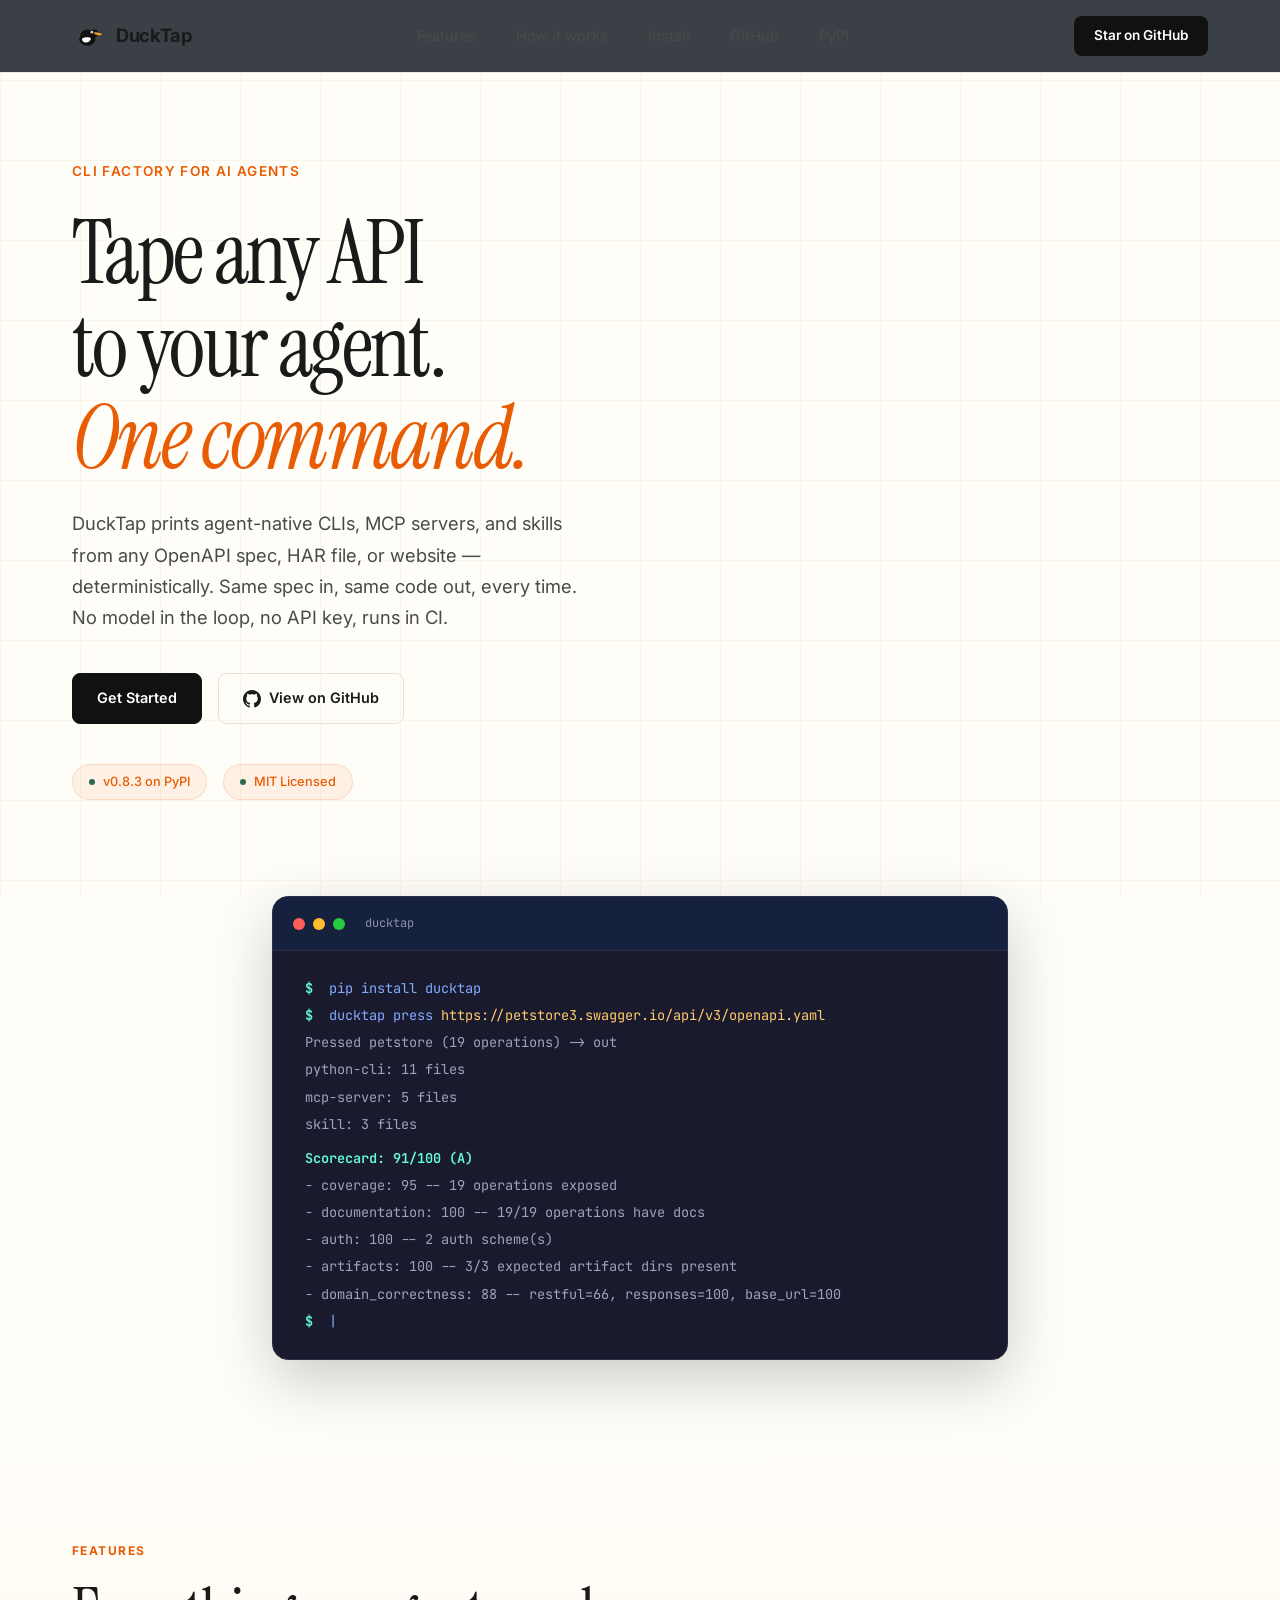
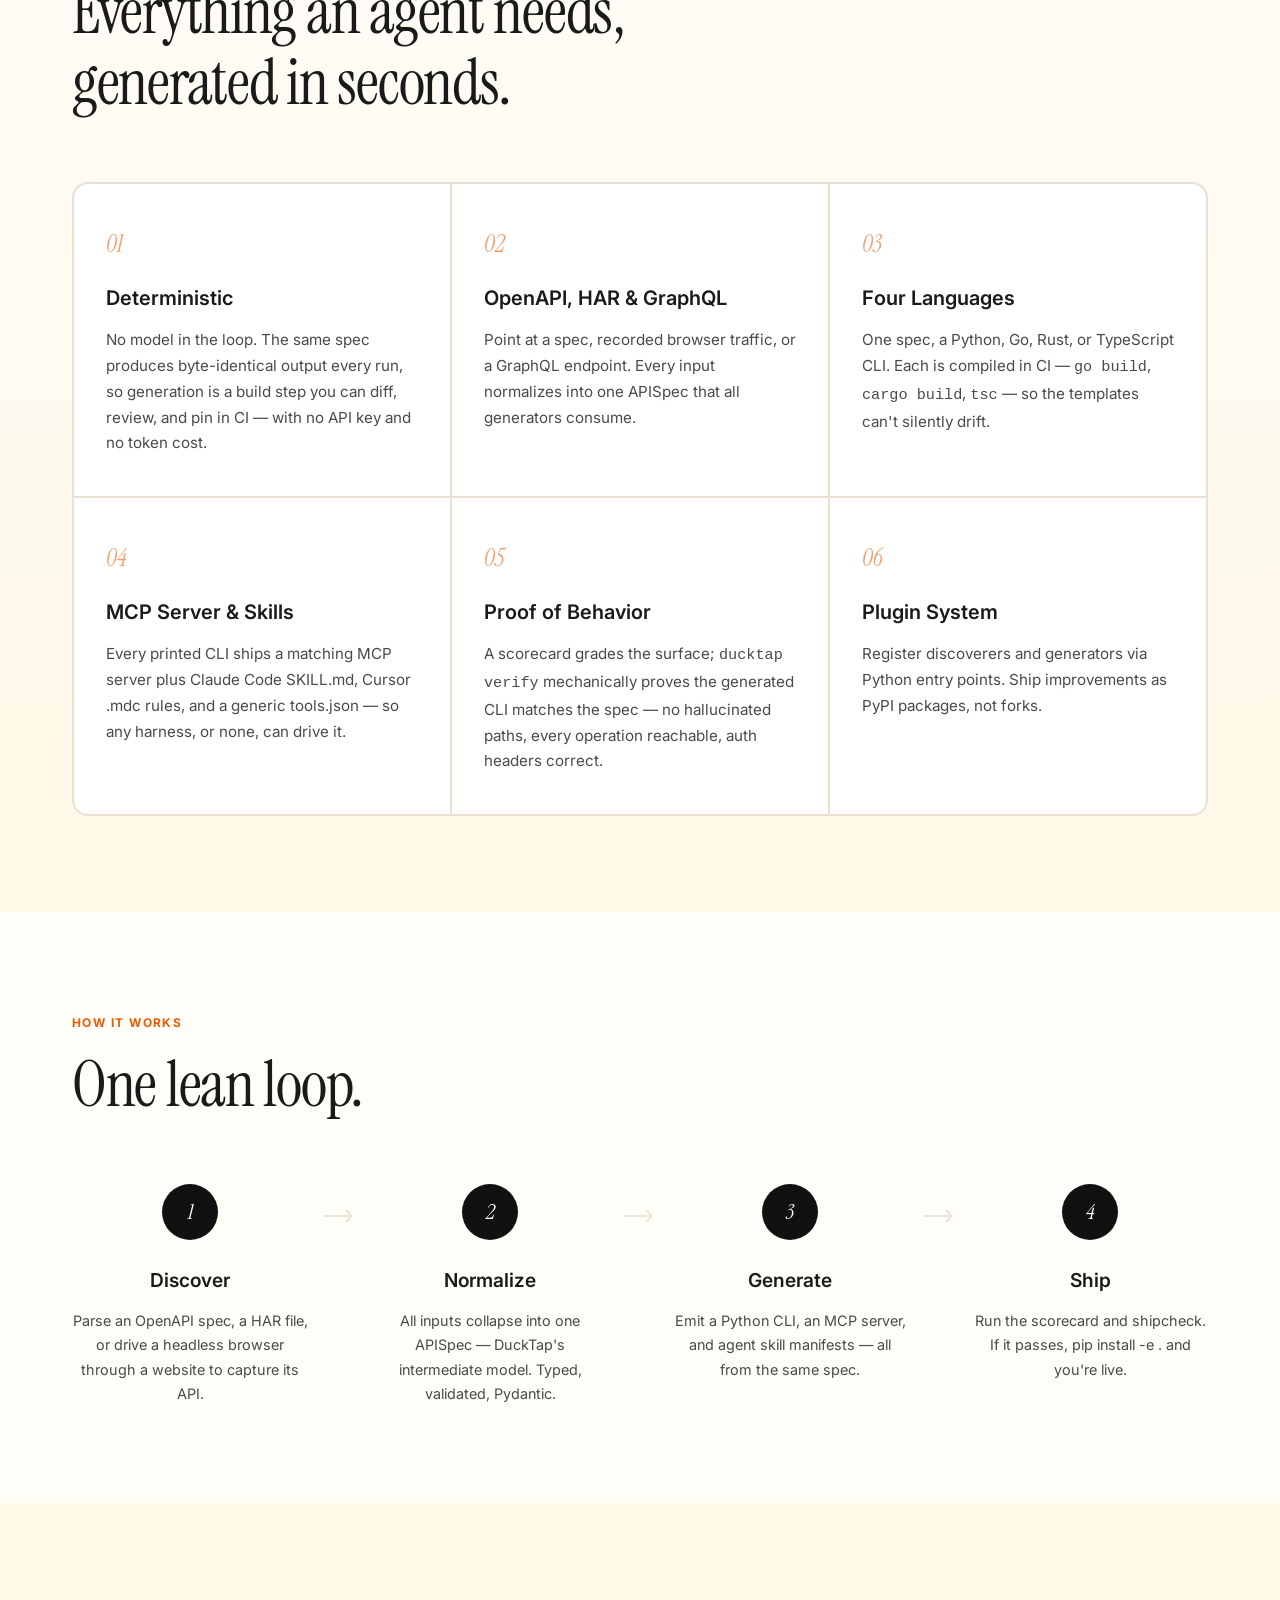
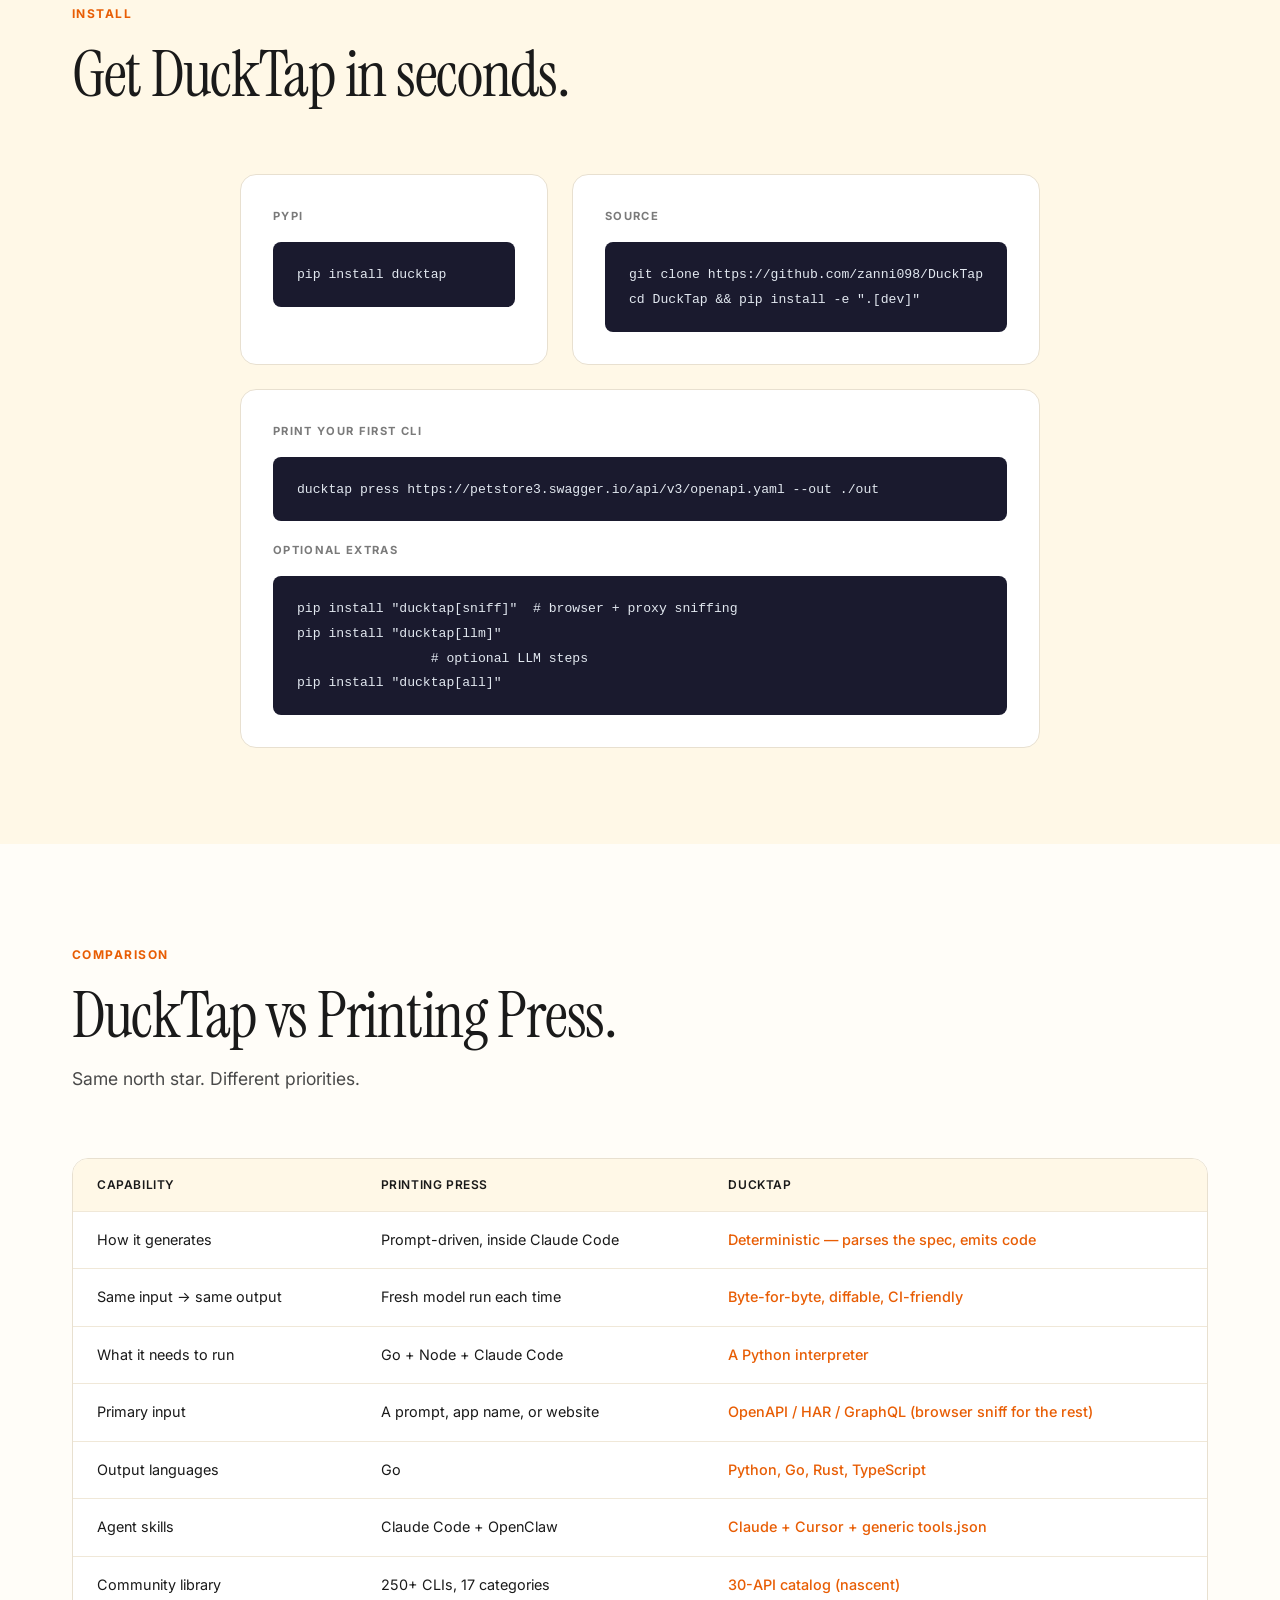
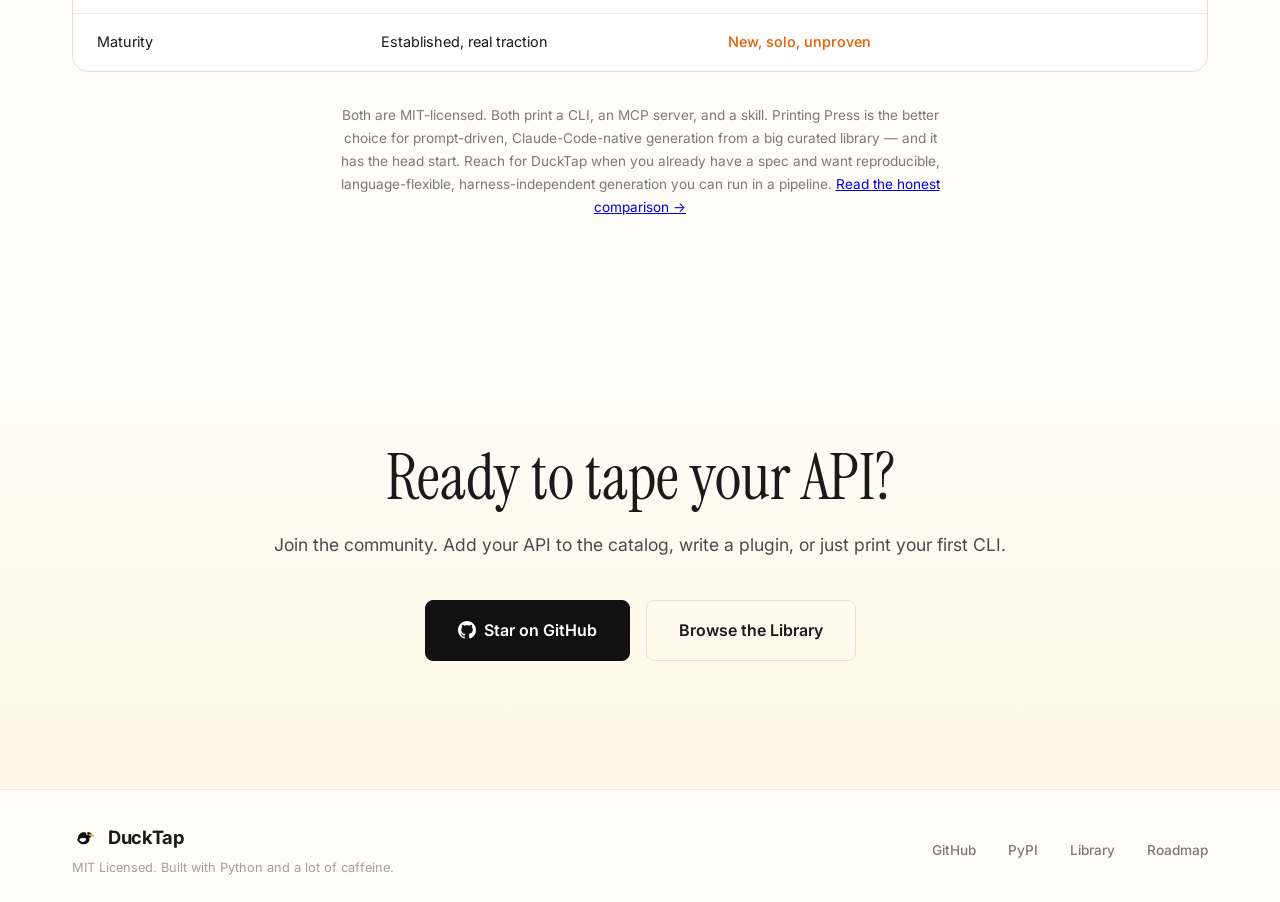
<file: website/index.html>
<!DOCTYPE html>
<html lang="en">

<head>
  <meta charset="UTF-8">
  <meta name="viewport" content="width=device-width, initial-scale=1.0">
  <title>DuckTap — Tape any API to your agent</title>
  <meta name="description"
    content="DuckTap is a CLI factory for AI agents. Print agent-native CLIs, MCP servers, and skills from any OpenAPI spec, HAR file, or website.">
  <link rel="preconnect" href="https://fonts.googleapis.com">
  <link rel="preconnect" href="https://fonts.gstatic.com" crossorigin>
  <link
    href="https://fonts.googleapis.com/css2?family=Instrument+Serif:ital@0;1&family=Inter:wght@400;500;600;700&family=JetBrains+Mono:wght@400;500&display=swap"
    rel="stylesheet">
  <link rel="stylesheet" href="style.css">
  <link rel="icon" type="image/png" sizes="32x32" href="favicon-32x32.png">
  <link rel="icon" type="image/png" sizes="16x16" href="favicon-16x16.png">
  <link rel="apple-touch-icon" sizes="180x180" href="apple-touch-icon.png">
</head>

<body>

  <!-- Grid Overlay -->
  <div class="grid-overlay"></div>

  <!-- Navigation -->
  <nav class="navbar">
    <div class="nav-container">
      <a href="#" class="logo">
        <img src="duck-logo.svg" alt="DuckTap" width="32" height="32" class="logo-img">
        <span>DuckTap</span>
      </a>
      <div class="nav-links" id="navLinks">
        <a href="#features">Features</a>
        <a href="#how-it-works">How it works</a>
        <a href="#install">Install</a>
        <a href="https://github.com/zanni098/DuckTap" target="_blank" rel="noopener">GitHub</a>
        <a href="https://pypi.org/project/ducktap/" target="_blank" rel="noopener">PyPI</a>
      </div>
      <a href="https://github.com/zanni098/DuckTap" class="nav-cta" target="_blank" rel="noopener">Star on GitHub</a>
      <button class="nav-toggle" id="navToggle" aria-label="Toggle menu">
        <span></span><span></span>
      </button>
    </div>
  </nav>

  <!-- Hero -->
  <header class="hero">
    <div class="hero-container">
      <div class="hero-content">
        <p class="hero-label">CLI Factory for AI Agents</p>
        <h1 class="hero-title">
          Tape any API<br>
          to your agent.<br>
          <em>One command.</em>
        </h1>
        <p class="hero-desc">
          DuckTap prints agent-native CLIs, MCP servers, and skills from any OpenAPI spec,
          HAR file, or website — deterministically. Same spec in, same code out, every
          time. No model in the loop, no API key, runs in CI.
        </p>
        <div class="hero-ctas">
          <a href="#install" class="btn btn-primary">Get Started</a>
          <a href="https://github.com/zanni098/DuckTap" class="btn btn-outline" target="_blank" rel="noopener">
            <svg width="18" height="18" viewBox="0 0 24 24" fill="currentColor">
              <path
                d="M12 0C5.37 0 0 5.37 0 12c0 5.31 3.435 9.795 8.205 11.385.6.105.825-.255.825-.57 0-.285-.015-1.23-.015-2.235-3.015.555-3.795-.735-4.035-1.41-.135-.345-.72-1.41-1.23-1.695-.42-.225-1.02-.78-.015-.795.945-.015 1.62.87 1.845 1.23 1.08 1.815 2.805 1.305 3.495.99.105-.78.42-1.305.765-1.605-2.67-.3-5.46-1.335-5.46-5.925 0-1.305.465-2.385 1.23-3.225-.135-.3-.54-1.53.105-3.18 0 0 1.005-.315 3.3 1.23.96-.27 1.98-.405 3-.405s2.04.135 3 .405c2.28-1.56 3.3-1.23 3.3-1.23.645 1.65.24 2.88.105 3.18.765.84 1.23 1.905 1.23 3.225 0 4.605-2.805 5.625-5.475 5.925.435.375.81 1.095.81 2.22 0 1.605-.015 2.895-.015 3.3 0 .315.225.69.825.57A12.02 12.02 0 0024 12c0-6.63-5.37-12-12-12z" />
            </svg>
            View on GitHub
          </a>
        </div>
        <div class="hero-meta">
          <a class="badge" id="pypi-version" href="https://pypi.org/project/ducktap/" target="_blank"
            rel="noopener"><span class="dot"></span><span class="badge-text">v0.8.3 on PyPI</span></a>
          <span class="badge"><span class="dot"></span>MIT Licensed</span>
        </div>
      </div>
    </div>
  </header>

  <!-- Terminal Demo -->
  <section class="demo">
    <div class="demo-container">
      <div class="terminal">
        <div class="terminal-header">
          <div class="terminal-dots">
            <span class="dot red"></span>
            <span class="dot yellow"></span>
            <span class="dot green"></span>
          </div>
          <span class="terminal-title">ducktap</span>
        </div>
        <div class="terminal-body">
          <div class="tline"><span class="prompt">$</span> <span class="cmd">pip install ducktap</span></div>
          <div class="tline"><span class="prompt">$</span> <span class="cmd">ducktap press</span> <span
              class="arg">https://petstore3.swagger.io/api/v3/openapi.yaml</span></div>
          <div class="tline out">Pressed petstore (19 operations) -> out</div>
          <div class="tline out"> python-cli: 11 files</div>
          <div class="tline out"> mcp-server: 5 files</div>
          <div class="tline out"> skill: 3 files</div>
          <div class="tline out blank"></div>
          <div class="tline out highlight">Scorecard: 91/100 (A)</div>
          <div class="tline out"> - coverage: 95 -- 19 operations exposed</div>
          <div class="tline out"> - documentation: 100 -- 19/19 operations have docs</div>
          <div class="tline out"> - auth: 100 -- 2 auth scheme(s)</div>
          <div class="tline out"> - artifacts: 100 -- 3/3 expected artifact dirs present</div>
          <div class="tline out"> - domain_correctness: 88 -- restful=66, responses=100, base_url=100</div>
          <div class="tline"><span class="prompt">$</span> <span class="cursor">|</span></div>
        </div>
      </div>
    </div>
  </section>

  <!-- Features -->
  <section class="features" id="features">
    <div class="section-container">
      <div class="section-header">
        <span class="section-tag">Features</span>
        <h2 class="section-title">Everything an agent needs,<br>generated in seconds.</h2>
      </div>
      <div class="feature-grid">
        <div class="feature-card">
          <div class="feature-num">01</div>
          <h3>Deterministic</h3>
          <p>No model in the loop. The same spec produces byte-identical output every run, so generation is a build
            step you can diff, review, and pin in CI — with no API key and no token cost.</p>
        </div>
        <div class="feature-card">
          <div class="feature-num">02</div>
          <h3>OpenAPI, HAR & GraphQL</h3>
          <p>Point at a spec, recorded browser traffic, or a GraphQL endpoint. Every input normalizes into one
            APISpec that all generators consume.</p>
        </div>
        <div class="feature-card">
          <div class="feature-num">03</div>
          <h3>Four Languages</h3>
          <p>One spec, a Python, Go, Rust, or TypeScript CLI. Each is compiled in CI — <code>go build</code>,
            <code>cargo build</code>, <code>tsc</code> — so the templates can't silently drift.
          </p>
        </div>
        <div class="feature-card">
          <div class="feature-num">04</div>
          <h3>MCP Server & Skills</h3>
          <p>Every printed CLI ships a matching MCP server plus Claude Code SKILL.md, Cursor .mdc rules, and a generic
            tools.json — so any harness, or none, can drive it.</p>
        </div>
        <div class="feature-card">
          <div class="feature-num">05</div>
          <h3>Proof of Behavior</h3>
          <p>A scorecard grades the surface; <code>ducktap verify</code> mechanically proves the generated CLI matches
            the spec — no hallucinated paths, every operation reachable, auth headers correct.</p>
        </div>
        <div class="feature-card">
          <div class="feature-num">06</div>
          <h3>Plugin System</h3>
          <p>Register discoverers and generators via Python entry points. Ship improvements as PyPI packages, not forks.
          </p>
        </div>
      </div>
    </div>
  </section>

  <!-- How It Works -->
  <section class="how-it-works" id="how-it-works">
    <div class="section-container">
      <div class="section-header">
        <span class="section-tag">How it works</span>
        <h2 class="section-title">One lean loop.</h2>
      </div>
      <div class="steps">
        <div class="step">
          <div class="step-circle">1</div>
          <h3>Discover</h3>
          <p>Parse an OpenAPI spec, a HAR file, or drive a headless browser through a website to capture its API.</p>
        </div>
        <div class="step-arrow">
          <svg width="32" height="12" viewBox="0 0 32 12" fill="none">
            <path d="M0 6h28m0 0l-6-6m6 6l-6 6" stroke="currentColor" stroke-width="1.5" />
          </svg>
        </div>
        <div class="step">
          <div class="step-circle">2</div>
          <h3>Normalize</h3>
          <p>All inputs collapse into one APISpec — DuckTap's intermediate model. Typed, validated, Pydantic.</p>
        </div>
        <div class="step-arrow">
          <svg width="32" height="12" viewBox="0 0 32 12" fill="none">
            <path d="M0 6h28m0 0l-6-6m6 6l-6 6" stroke="currentColor" stroke-width="1.5" />
          </svg>
        </div>
        <div class="step">
          <div class="step-circle">3</div>
          <h3>Generate</h3>
          <p>Emit a Python CLI, an MCP server, and agent skill manifests — all from the same spec.</p>
        </div>
        <div class="step-arrow">
          <svg width="32" height="12" viewBox="0 0 32 12" fill="none">
            <path d="M0 6h28m0 0l-6-6m6 6l-6 6" stroke="currentColor" stroke-width="1.5" />
          </svg>
        </div>
        <div class="step">
          <div class="step-circle">4</div>
          <h3>Ship</h3>
          <p>Run the scorecard and shipcheck. If it passes, pip install -e . and you're live.</p>
        </div>
      </div>
    </div>
  </section>

  <!-- Install -->
  <section class="install" id="install">
    <div class="section-container">
      <div class="section-header">
        <span class="section-tag">Install</span>
        <h2 class="section-title">Get DuckTap in seconds.</h2>
      </div>
      <div class="install-grid">
        <div class="install-card">
          <div class="install-label">PyPI</div>
          <div class="code-block">
            <code>pip install ducktap</code>
            <button class="copy-btn" data-copy="pip install ducktap">Copy</button>
          </div>
        </div>
        <div class="install-card">
          <div class="install-label">Source</div>
          <div class="code-block">
            <code>git clone https://github.com/zanni098/DuckTap<br>cd DuckTap && pip install -e ".[dev]"</code>
            <button class="copy-btn"
              data-copy="git clone https://github.com/zanni098/DuckTap && cd DuckTap && pip install -e &quot;.[dev]&quot;">Copy</button>
          </div>
        </div>
        <div class="install-card full">
          <div class="install-label">Print your first CLI</div>
          <div class="code-block">
            <code>ducktap press https://petstore3.swagger.io/api/v3/openapi.yaml --out ./out</code>
            <button class="copy-btn"
              data-copy="ducktap press https://petstore3.swagger.io/api/v3/openapi.yaml --out ./out">Copy</button>
          </div>
          <div class="install-label" style="margin-top:1.25rem">Optional extras</div>
          <div class="code-block">
            <code>pip install "ducktap[sniff]" &nbsp;# browser + proxy sniffing<br>pip install "ducktap[llm]"
              &nbsp;&nbsp;&nbsp;# optional LLM steps<br>pip install "ducktap[all]"</code>
            <button class="copy-btn" data-copy="pip install &quot;ducktap[all]&quot;">Copy</button>
          </div>
        </div>
      </div>
    </div>
  </section>

  <!-- Comparison -->
  <section class="comparison">
    <div class="section-container">
      <div class="section-header">
        <span class="section-tag">Comparison</span>
        <h2 class="section-title">DuckTap vs Printing Press.</h2>
        <p class="section-subtitle">Same north star. Different priorities.</p>
      </div>
      <div class="comp-table-wrap">
        <table class="comp-table">
          <thead>
            <tr>
              <th>Capability</th>
              <th>Printing Press</th>
              <th class="dt-col">DuckTap</th>
            </tr>
          </thead>
          <tbody>
            <tr>
              <td>How it generates</td>
              <td>Prompt-driven, inside Claude Code</td>
              <td class="dt-col">Deterministic — parses the spec, emits code</td>
            </tr>
            <tr>
              <td>Same input &rarr; same output</td>
              <td>Fresh model run each time</td>
              <td class="dt-col">Byte-for-byte, diffable, CI-friendly</td>
            </tr>
            <tr>
              <td>What it needs to run</td>
              <td>Go + Node + Claude Code</td>
              <td class="dt-col">A Python interpreter</td>
            </tr>
            <tr>
              <td>Primary input</td>
              <td>A prompt, app name, or website</td>
              <td class="dt-col">OpenAPI / HAR / GraphQL (browser sniff for the rest)</td>
            </tr>
            <tr>
              <td>Output languages</td>
              <td>Go</td>
              <td class="dt-col">Python, Go, Rust, TypeScript</td>
            </tr>
            <tr>
              <td>Agent skills</td>
              <td>Claude Code + OpenClaw</td>
              <td class="dt-col">Claude + Cursor + generic tools.json</td>
            </tr>
            <tr>
              <td>Community library</td>
              <td>250+ CLIs, 17 categories</td>
              <td class="dt-col">30-API catalog (nascent)</td>
            </tr>
            <tr>
              <td>Maturity</td>
              <td>Established, real traction</td>
              <td class="dt-col">New, solo, unproven</td>
            </tr>
          </tbody>
        </table>
      </div>
      <p class="comp-note">Both are MIT-licensed. Both print a CLI, an MCP server, and a skill. Printing Press is the
        better choice for prompt-driven, Claude-Code-native generation from a big curated library — and it has the head
        start. Reach for DuckTap when you already have a spec and want reproducible, language-flexible,
        harness-independent generation you can run in a pipeline. <a
          href="https://github.com/zanni098/DuckTap/blob/main/docs/ducktap-vs-printing-press.md" target="_blank"
          rel="noopener">Read the honest comparison &rarr;</a></p>
    </div>
  </section>

  <!-- CTA -->
  <section class="cta">
    <div class="section-container">
      <h2 class="cta-title">Ready to tape your API?</h2>
      <p class="cta-desc">Join the community. Add your API to the catalog, write a plugin, or just print your first CLI.
      </p>
      <div class="cta-buttons">
        <a href="https://github.com/zanni098/DuckTap" class="btn btn-primary btn-lg" target="_blank" rel="noopener">
          <svg width="18" height="18" viewBox="0 0 24 24" fill="currentColor">
            <path
              d="M12 0C5.37 0 0 5.37 0 12c0 5.31 3.435 9.795 8.205 11.385.6.105.825-.255.825-.57 0-.285-.015-1.23-.015-2.235-3.015.555-3.795-.735-4.035-1.41-.135-.345-.72-1.41-1.23-1.695-.42-.225-1.02-.78-.015-.795.945-.015 1.62.87 1.845 1.23 1.08 1.815 2.805 1.305 3.495.99.105-.78.42-1.305.765-1.605-2.67-.3-5.46-1.335-5.46-5.925 0-1.305.465-2.385 1.23-3.225-.135-.3-.54-1.53.105-3.18 0 0 1.005-.315 3.3 1.23.96-.27 1.98-.405 3-.405s2.04.135 3 .405c2.28-1.56 3.3-1.23 3.3-1.23.645 1.65.24 2.88.105 3.18.765.84 1.23 1.905 1.23 3.225 0 4.605-2.805 5.625-5.475 5.925.435.375.81 1.095.81 2.22 0 1.605-.015 2.895-.015 3.3 0 .315.225.69.825.57A12.02 12.02 0 0024 12c0-6.63-5.37-12-12-12z" />
          </svg>
          Star on GitHub
        </a>
        <a href="https://github.com/zanni098/ducktap-library" class="btn btn-outline btn-lg" target="_blank"
          rel="noopener">Browse the Library</a>
      </div>
    </div>
  </section>

  <!-- Footer -->
  <footer class="footer">
    <div class="footer-container">
      <div class="footer-left">
        <a href="#" class="logo">
          <img src="duck-logo.svg" alt="DuckTap" width="24" height="24" class="logo-img">
          <span>DuckTap</span>
        </a>
        <p>MIT Licensed. Built with Python and a lot of caffeine.</p>
      </div>
      <div class="footer-right">
        <a href="https://github.com/zanni098/DuckTap" target="_blank" rel="noopener">GitHub</a>
        <a href="https://pypi.org/project/ducktap/" target="_blank" rel="noopener">PyPI</a>
        <a href="https://github.com/zanni098/ducktap-library" target="_blank" rel="noopener">Library</a>
        <a href="https://github.com/zanni098/DuckTap/blob/main/docs/ROADMAP.md" target="_blank"
          rel="noopener">Roadmap</a>
      </div>
    </div>
  </footer>

  <script src="script.js"></script>
</body>

</html>
</file>
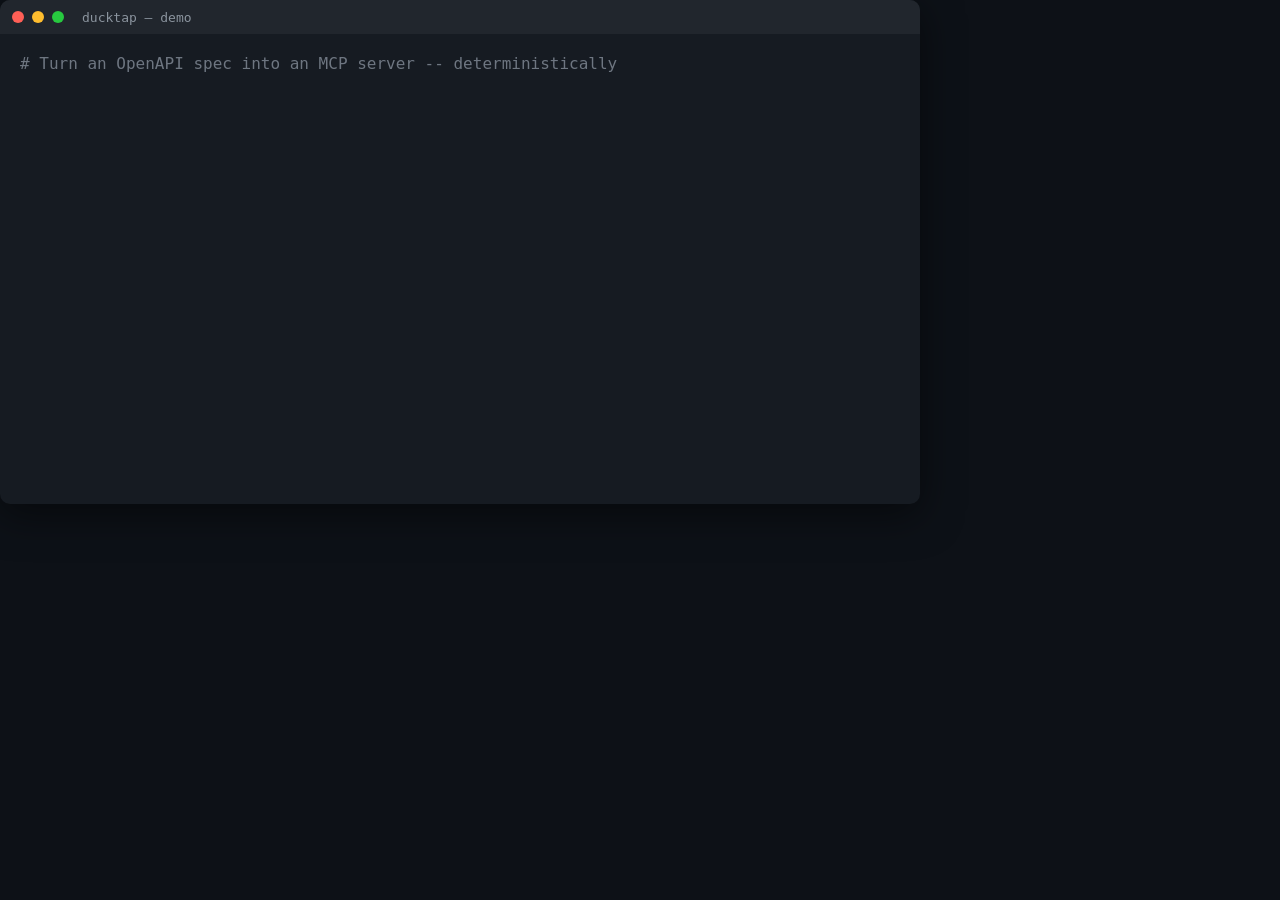
<file: demo/_render/terminal.html>
<!doctype html>
<html>
<head>
<meta charset="utf-8" />
<style>
  html, body { margin: 0; background: #0d1117; }
  #term {
    width: 920px;
    box-sizing: border-box;
    margin: 0;
    background: #161b22;
    border-radius: 10px;
    overflow: hidden;
    box-shadow: 0 10px 40px rgba(0,0,0,.5);
    font-family: "JetBrains Mono","Cascadia Code","DejaVu Sans Mono",Consolas,monospace;
  }
  #bar { height: 34px; background: #21262d; display: flex; align-items: center; padding: 0 12px; gap: 8px; }
  .dot { width: 12px; height: 12px; border-radius: 50%; }
  .r { background: #ff5f56; } .y { background: #ffbd2e; } .g { background: #27c93f; }
  #title { color: #8b949e; font-size: 13px; margin-left: 10px; }
  #body { padding: 18px 20px 22px; font-size: 16px; line-height: 1.5; height: 430px; overflow: hidden; }
  .line { white-space: pre-wrap; }
  .cmd .prompt { color: #27c93f; font-weight: 700; }
  .cmd { color: #e6edf3; }
  .comment { color: #6e7681; }
  .out { color: #c9d1d9; }
  .good { color: #3fb950; }
  .head { color: #58a6ff; font-weight: 700; }
  .cursor { display: inline-block; width: 9px; height: 18px; background: #3fb950; vertical-align: -3px; margin-left: 2px; }
</style>
</head>
<body>
<div id="term">
  <div id="bar"><span class="dot r"></span><span class="dot y"></span><span class="dot g"></span><span id="title">ducktap — demo</span></div>
  <div id="body"></div>
</div>
<script src="session.js"></script>
<script>
// SESSION (from session.js) = [{t:'cmd|comment|out|good|head', s:'text'}...]
// Build a frame plan: type out command lines char-by-char, reveal output line-by-line,
// add hold frames at the end of the command and on the final scorecard.
const S = window.SESSION || [];
const body = document.getElementById('body');

function classFor(t){ return t==='cmd' ? 'line cmd' : 'line '+t; }
function renderLine(item, partial){
  const div = document.createElement('div');
  div.className = classFor(item.t);
  let text = partial == null ? item.s : item.s.slice(0, partial);
  if (item.t === 'cmd') {
    div.innerHTML = '<span class="prompt">$ </span>' + escapeHtml(text);
  } else {
    div.textContent = text;
  }
  return div;
}
function escapeHtml(s){ return s.replace(/&/g,'&amp;').replace(/</g,'&lt;').replace(/>/g,'&gt;'); }

// Precompute frames: each frame = list of {idx, partial?}
const frames = [];
const shown = [];
for (let i = 0; i < S.length; i++){
  const it = S[i];
  if (it.t === 'cmd'){
    // type it out
    for (let c = 1; c <= it.s.length; c++){
      frames.push(snapshot(shown, {idx:i, partial:c}));
    }
    shown.push(i);
    frames.push(snapshot(shown, null));
    frames.push(snapshot(shown, null)); // brief hold after pressing enter
  } else {
    shown.push(i);
    frames.push(snapshot(shown, null));
  }
}
// extra hold frames at the very end so the GIF lingers on the result
for (let k=0;k<8;k++) frames.push(frames[frames.length-1]);

function snapshot(shownIdx, partialItem){
  return { shown: shownIdx.slice(), partial: partialItem };
}

function drawFrame(f){
  body.innerHTML = '';
  for (const idx of f.shown){
    body.appendChild(renderLine(S[idx], null));
  }
  if (f.partial){
    const div = renderLine(S[f.partial.idx], f.partial.partial);
    const cur = document.createElement('span'); cur.className='cursor';
    div.appendChild(cur);
    body.appendChild(div);
  }
}

window.FRAME_COUNT = frames.length;
window.setFrame = function(i){
  i = Math.max(0, Math.min(frames.length-1, i));
  drawFrame(frames[i]);
  return frames.length;
};
window.setFrame(0);
</script>
</body>
</html>
</file>
<file: website/style.css>
/* DuckTap Website — Mistral.ai inspired aesthetic */
/* Warm cream, elegant serif, subtle grids, premium feel */

:root {
  --bg: #FFFDF8;
  --bg-warm: #FFF8E7;
  --bg-dark: #111111;
  --bg-card: #FFFFFF;
  --border: #E8E0D0;
  --border-light: #F0E8D8;
  --text: #1A1A1A;
  --text-secondary: #4A4A4A;
  --text-muted: #7A7A7A;
  --text-light: #A0A0A0;
  --accent: #E85D04;
  --accent-warm: #F48C06;
  --accent-dark: #9D0208;
  --green: #2D6A4F;
  --terminal-bg: #1A1A2E;
  --terminal-border: #2D2D4A;
  --terminal-header: #16213E;
  --font-serif: 'Instrument Serif', Georgia, 'Times New Roman', serif;
  --font-sans: 'Inter', system-ui, -apple-system, sans-serif;
  --font-mono: 'JetBrains Mono', 'SF Mono', Consolas, monospace;
  --radius: 16px;
  --radius-sm: 8px;
}

* {
  margin: 0;
  padding: 0;
  box-sizing: border-box;
}

html {
  scroll-behavior: smooth;
}

body {
  font-family: var(--font-sans);
  background: var(--bg);
  color: var(--text);
  line-height: 1.7;
  -webkit-font-smoothing: antialiased;
  -moz-osx-font-smoothing: grayscale;
  overflow-x: hidden;
}

/* ---- Grid Overlay ---- */
.grid-overlay {
  position: fixed;
  inset: 0;
  pointer-events: none;
  z-index: 0;
  background-image:
    linear-gradient(var(--border-light) 1px, transparent 1px),
    linear-gradient(90deg, var(--border-light) 1px, transparent 1px);
  background-size: 80px 80px;
  opacity: 0.4;
}

/* ---- Navigation ---- */
.navbar {
  position: fixed;
  top: 0;
  left: 0;
  right: 0;
  z-index: 100;
  background: rgba(255, 253, 248, 0.92);
  backdrop-filter: blur(16px) saturate(1.2);
  -webkit-backdrop-filter: blur(16px) saturate(1.2);
  border-bottom: 1px solid var(--border-light);
}

.nav-container {
  max-width: 1200px;
  margin: 0 auto;
  padding: 0 2rem;
  display: flex;
  align-items: center;
  justify-content: space-between;
  height: 72px;
}

.logo {
  display: flex;
  align-items: center;
  gap: 0.75rem;
  text-decoration: none;
  color: var(--text);
  font-weight: 600;
  font-size: 1.15rem;
  letter-spacing: -0.02em;
}

.logo-img {
  flex-shrink: 0;
  display: block;
}

.logo span {
  color: var(--text);
  font-weight: 700;
}

.nav-links {
  display: flex;
  align-items: center;
  gap: 2.5rem;
}

.nav-links a {
  color: var(--text-secondary);
  text-decoration: none;
  font-size: 0.9rem;
  font-weight: 500;
  transition: color 0.2s;
  position: relative;
}

.nav-links a:hover {
  color: var(--text);
}

.nav-links a::after {
  content: '';
  position: absolute;
  bottom: -4px;
  left: 0;
  width: 0;
  height: 2px;
  background: var(--accent);
  transition: width 0.3s;
}

.nav-links a:hover::after {
  width: 100%;
}

.nav-cta {
  padding: 0.5rem 1.25rem;
  background: var(--bg-dark);
  color: #fff;
  text-decoration: none;
  border-radius: var(--radius-sm);
  font-size: 0.85rem;
  font-weight: 600;
  transition: transform 0.2s, box-shadow 0.2s;
}

.nav-cta:hover {
  transform: translateY(-1px);
  box-shadow: 0 4px 12px rgba(0, 0, 0, 0.15);
}

.nav-toggle {
  display: none;
  flex-direction: column;
  gap: 6px;
  background: none;
  border: none;
  cursor: pointer;
  padding: 4px;
}

.nav-toggle span {
  display: block;
  width: 24px;
  height: 2px;
  background: var(--text);
  border-radius: 2px;
  transition: 0.3s;
}

/* ---- Buttons ---- */
.btn {
  display: inline-flex;
  align-items: center;
  gap: 0.5rem;
  padding: 0.75rem 1.5rem;
  border-radius: var(--radius-sm);
  font-size: 0.9rem;
  font-weight: 600;
  text-decoration: none;
  cursor: pointer;
  border: 1.5px solid transparent;
  transition: all 0.25s;
  white-space: nowrap;
}

.btn-primary {
  background: var(--bg-dark);
  color: #fff;
  border-color: var(--bg-dark);
}

.btn-primary:hover {
  background: var(--text-secondary);
  border-color: var(--text-secondary);
  transform: translateY(-2px);
  box-shadow: 0 8px 24px rgba(0, 0, 0, 0.12);
}

.btn-outline {
  background: transparent;
  color: var(--text);
  border-color: var(--border);
}

.btn-outline:hover {
  border-color: var(--text);
  background: rgba(0, 0, 0, 0.02);
}

.btn-lg {
  padding: 1rem 2rem;
  font-size: 1rem;
}

/* ---- Hero ---- */
.hero {
  position: relative;
  padding: 10rem 0 4rem;
  z-index: 1;
}

.hero-container {
  max-width: 1200px;
  margin: 0 auto;
  padding: 0 2rem;
}

.hero-content {
  max-width: 700px;
}

.hero-label {
  font-size: 0.85rem;
  font-weight: 600;
  text-transform: uppercase;
  letter-spacing: 0.1em;
  color: var(--accent);
  margin-bottom: 1.5rem;
}

.hero-title {
  font-family: var(--font-serif);
  font-size: clamp(3rem, 7vw, 5.5rem);
  font-weight: 400;
  line-height: 1.05;
  letter-spacing: -0.03em;
  color: var(--text);
  margin-bottom: 1.5rem;
}

.hero-title em {
  font-style: italic;
  color: var(--accent);
}

.hero-desc {
  font-size: 1.15rem;
  color: var(--text-secondary);
  line-height: 1.7;
  max-width: 520px;
  margin-bottom: 2.5rem;
}

.hero-ctas {
  display: flex;
  gap: 1rem;
  margin-bottom: 2.5rem;
  flex-wrap: wrap;
}

.hero-meta {
  display: flex;
  gap: 1rem;
  flex-wrap: wrap;
}

.badge {
  display: inline-flex;
  align-items: center;
  gap: 0.5rem;
  padding: 0.4rem 1rem;
  background: rgba(232, 93, 4, 0.08);
  border: 1px solid rgba(232, 93, 4, 0.15);
  border-radius: 999px;
  font-size: 0.8rem;
  font-weight: 500;
  color: var(--accent);
  text-decoration: none;
  transition: background 120ms ease, border-color 120ms ease;
}

a.badge:hover {
  background: rgba(232, 93, 4, 0.14);
  border-color: rgba(232, 93, 4, 0.3);
}

.badge .dot {
  width: 6px;
  height: 6px;
  background: var(--green);
  border-radius: 50%;
  animation: pulse 2s ease-in-out infinite;
}

@keyframes pulse {

  0%,
  100% {
    opacity: 1;
  }

  50% {
    opacity: 0.3;
  }
}

/* ---- Demo / Terminal ---- */
.demo {
  position: relative;
  z-index: 1;
  padding: 2rem 0 5rem;
}

.demo-container {
  max-width: 800px;
  margin: 0 auto;
  padding: 0 2rem;
}

.terminal {
  background: var(--terminal-bg);
  border: 1px solid var(--terminal-border);
  border-radius: var(--radius);
  overflow: hidden;
  box-shadow: 0 20px 60px rgba(0, 0, 0, 0.2);
}

.terminal-header {
  display: flex;
  align-items: center;
  gap: 0.75rem;
  padding: 1rem 1.25rem;
  background: var(--terminal-header);
  border-bottom: 1px solid var(--terminal-border);
}

.terminal-dots {
  display: flex;
  gap: 8px;
}

.terminal-dots .dot {
  width: 12px;
  height: 12px;
  border-radius: 50%;
}

.terminal-dots .dot.red {
  background: #FF5F56;
}

.terminal-dots .dot.yellow {
  background: #FFBD2E;
}

.terminal-dots .dot.green {
  background: #27C93F;
}

.terminal-title {
  font-family: var(--font-mono);
  font-size: 0.75rem;
  color: #8892b0;
  margin-left: 0.5rem;
}

.terminal-body {
  padding: 1.5rem 2rem;
  font-family: var(--font-mono);
  font-size: 0.85rem;
  line-height: 2;
}

.tline {
  opacity: 0;
  animation: fadeInLine 0.4s ease forwards;
}

.tline:nth-child(1) {
  animation-delay: 0.3s;
}

.tline:nth-child(2) {
  animation-delay: 0.7s;
}

.tline:nth-child(3) {
  animation-delay: 1.1s;
}

.tline:nth-child(4) {
  animation-delay: 1.3s;
}

.tline:nth-child(5) {
  animation-delay: 1.45s;
}

.tline:nth-child(6) {
  animation-delay: 1.55s;
}

.tline:nth-child(7) {
  animation-delay: 1.65s;
}

.tline:nth-child(8) {
  animation-delay: 1.8s;
}

.tline:nth-child(9) {
  animation-delay: 1.9s;
}

.tline:nth-child(10) {
  animation-delay: 2.0s;
}

.tline:nth-child(11) {
  animation-delay: 2.1s;
}

.tline:nth-child(12) {
  animation-delay: 2.2s;
}

.tline:nth-child(13) {
  animation-delay: 2.7s;
}

@keyframes fadeInLine {
  from {
    opacity: 0;
    transform: translateX(-12px);
  }

  to {
    opacity: 1;
    transform: translateX(0);
  }
}

.prompt {
  color: #64ffda;
  margin-right: 0.5rem;
  font-weight: 600;
}

.cmd {
  color: #82aaff;
}

.arg {
  color: #ffcb6b;
}

.out {
  color: #a0a0c0;
}

.out.blank {
  height: 0.5em;
}

.out.highlight {
  color: #64ffda;
  font-weight: 600;
}

.cursor {
  display: inline-block;
  animation: blink 1.1s step-end infinite;
  color: #82aaff;
}

@keyframes blink {
  50% {
    opacity: 0;
  }
}

/* ---- Sections ---- */
.section-container {
  max-width: 1200px;
  margin: 0 auto;
  padding: 0 2rem;
}

.section-header {
  margin-bottom: 4rem;
}

.section-tag {
  display: inline-block;
  font-size: 0.75rem;
  font-weight: 700;
  text-transform: uppercase;
  letter-spacing: 0.12em;
  color: var(--accent);
  margin-bottom: 1rem;
}

.section-title {
  font-family: var(--font-serif);
  font-size: clamp(2.5rem, 5vw, 4rem);
  font-weight: 400;
  line-height: 1.1;
  letter-spacing: -0.02em;
  color: var(--text);
}

.section-subtitle {
  font-size: 1.1rem;
  color: var(--text-secondary);
  margin-top: 0.75rem;
}

/* ---- Features ---- */
.features {
  position: relative;
  z-index: 1;
  padding: 6rem 0;
  background: linear-gradient(180deg, var(--bg) 0%, var(--bg-warm) 100%);
}

.feature-grid {
  display: grid;
  grid-template-columns: repeat(3, 1fr);
  gap: 2px;
  background: var(--border);
  border: 2px solid var(--border);
  border-radius: var(--radius);
  overflow: hidden;
}

.feature-card {
  background: var(--bg-card);
  padding: 2.5rem 2rem;
  transition: background 0.3s;
}

.feature-card:hover {
  background: var(--bg);
}

.feature-num {
  font-family: var(--font-serif);
  font-size: 1.5rem;
  font-style: italic;
  color: var(--accent);
  margin-bottom: 1rem;
  opacity: 0.6;
}

.feature-card h3 {
  font-size: 1.25rem;
  font-weight: 600;
  margin-bottom: 0.75rem;
  color: var(--text);
}

.feature-card p {
  color: var(--text-secondary);
  font-size: 0.95rem;
  line-height: 1.7;
}

/* ---- How It Works ---- */
.how-it-works {
  position: relative;
  z-index: 1;
  padding: 6rem 0;
}

.steps {
  display: flex;
  align-items: flex-start;
  justify-content: space-between;
  gap: 1rem;
}

.step {
  flex: 1;
  text-align: center;
  max-width: 240px;
}

.step-circle {
  width: 56px;
  height: 56px;
  display: flex;
  align-items: center;
  justify-content: center;
  margin: 0 auto 1.5rem;
  background: var(--bg-dark);
  border-radius: 50%;
  font-family: var(--font-serif);
  font-size: 1.4rem;
  font-style: italic;
  color: #fff;
}

.step h3 {
  font-size: 1.2rem;
  font-weight: 600;
  margin-bottom: 0.75rem;
}

.step p {
  color: var(--text-secondary);
  font-size: 0.9rem;
  line-height: 1.7;
}

.step-arrow {
  flex-shrink: 0;
  margin-top: 1.2rem;
  color: var(--border);
}

/* ---- Install ---- */
.install {
  position: relative;
  z-index: 1;
  padding: 6rem 0;
  background: var(--bg-warm);
}

.install-grid {
  display: grid;
  grid-template-columns: 1fr 1fr;
  gap: 1.5rem;
  max-width: 800px;
  margin: 0 auto;
}

.install-card {
  background: var(--bg-card);
  border: 1px solid var(--border);
  border-radius: var(--radius);
  padding: 2rem;
}

.install-card.full {
  grid-column: 1 / -1;
}

.install-label {
  font-size: 0.7rem;
  font-weight: 700;
  text-transform: uppercase;
  letter-spacing: 0.12em;
  color: var(--text-muted);
  margin-bottom: 1rem;
}

.code-block {
  position: relative;
  background: var(--terminal-bg);
  border-radius: var(--radius-sm);
  padding: 1.25rem 1.5rem;
  font-family: var(--font-mono);
  font-size: 0.82rem;
  line-height: 1.8;
  overflow-x: auto;
}

.code-block code {
  color: #e2e8f0;
  white-space: pre;
}

.copy-btn {
  position: absolute;
  top: 0.75rem;
  right: 0.75rem;
  padding: 0.3rem 0.75rem;
  background: rgba(255, 255, 255, 0.1);
  border: 1px solid rgba(255, 255, 255, 0.15);
  border-radius: var(--radius-sm);
  color: rgba(255, 255, 255, 0.6);
  font-size: 0.7rem;
  font-weight: 600;
  cursor: pointer;
  opacity: 0;
  transition: opacity 0.2s;
}

.code-block:hover .copy-btn {
  opacity: 1;
}

.copy-btn:hover {
  background: rgba(255, 255, 255, 0.2);
  color: #fff;
}

.copy-btn.copied {
  color: #64ffda;
  border-color: #64ffda;
}

/* ---- Comparison ---- */
.comparison {
  position: relative;
  z-index: 1;
  padding: 6rem 0;
}

.comp-table-wrap {
  border: 1px solid var(--border);
  border-radius: var(--radius);
  overflow: hidden;
  background: var(--bg-card);
}

.comp-table {
  width: 100%;
  border-collapse: collapse;
  font-size: 0.9rem;
}

.comp-table th,
.comp-table td {
  padding: 1rem 1.5rem;
  text-align: left;
  border-bottom: 1px solid var(--border-light);
}

.comp-table thead th {
  background: var(--bg-warm);
  font-weight: 600;
  color: var(--text);
  font-size: 0.75rem;
  text-transform: uppercase;
  letter-spacing: 0.05em;
}

.comp-table tbody tr:last-child td {
  border-bottom: none;
}

.comp-table tbody tr:hover td {
  background: rgba(0, 0, 0, 0.015);
}

.dt-col {
  color: var(--accent);
  font-weight: 500;
}

.comp-note {
  text-align: center;
  color: var(--text-muted);
  font-size: 0.85rem;
  margin-top: 2rem;
  max-width: 600px;
  margin-left: auto;
  margin-right: auto;
}

/* ---- CTA ---- */
.cta {
  position: relative;
  z-index: 1;
  text-align: center;
  padding: 8rem 0;
  background: linear-gradient(180deg, var(--bg) 0%, var(--bg-warm) 100%);
}

.cta-title {
  font-family: var(--font-serif);
  font-size: clamp(2.5rem, 5vw, 4rem);
  font-weight: 400;
  line-height: 1.1;
  margin-bottom: 1rem;
}

.cta-desc {
  color: var(--text-secondary);
  font-size: 1.1rem;
  margin-bottom: 2.5rem;
}

.cta-buttons {
  display: flex;
  gap: 1rem;
  justify-content: center;
  flex-wrap: wrap;
}

/* ---- Footer ---- */
.footer {
  position: relative;
  z-index: 1;
  border-top: 1px solid var(--border-light);
  padding: 2rem 0;
}

.footer-container {
  max-width: 1200px;
  margin: 0 auto;
  padding: 0 2rem;
  display: flex;
  align-items: center;
  justify-content: space-between;
  flex-wrap: wrap;
  gap: 1rem;
}

.footer-left p {
  color: var(--text-light);
  font-size: 0.8rem;
  margin-top: 0.25rem;
}

.footer-right {
  display: flex;
  gap: 2rem;
}

.footer-right a {
  color: var(--text-muted);
  text-decoration: none;
  font-size: 0.85rem;
  font-weight: 500;
  transition: color 0.2s;
}

.footer-right a:hover {
  color: var(--text);
}

/* ---- Responsive ---- */
@media (max-width: 900px) {
  .feature-grid {
    grid-template-columns: repeat(2, 1fr);
  }
}

@media (max-width: 768px) {

  .section-container,
  .hero-container,
  .demo-container,
  .footer-container,
  .nav-container {
    padding: 0 1rem;
  }

  .nav-links {
    display: none;
  }

  .nav-toggle {
    display: flex;
  }

  .nav-cta {
    display: none;
  }

  .hero {
    padding: 6rem 0 2rem;
  }

  .hero-title {
    font-size: clamp(2.2rem, 10vw, 3.5rem);
  }

  .hero-desc {
    font-size: 1rem;
  }

  .hero-ctas {
    flex-direction: column;
  }

  .hero-ctas .btn {
    width: 100%;
    justify-content: center;
  }

  .feature-grid {
    grid-template-columns: 1fr;
    gap: 1px;
  }

  .feature-card {
    padding: 1.75rem 1.25rem;
  }

  .terminal-body {
    padding: 1rem 1.25rem;
    font-size: 0.75rem;
    line-height: 1.8;
  }

  .steps {
    flex-direction: column;
    align-items: center;
  }

  .step-arrow {
    display: none;
  }

  .step {
    max-width: 100%;
  }

  .install-grid {
    grid-template-columns: 1fr;
    gap: 1rem;
  }

  .install-card {
    padding: 1.25rem;
    min-width: 0;
  }

  .install-card.full {
    grid-column: auto;
  }

  .code-block {
    padding: 1rem;
    font-size: 0.75rem;
  }

  .code-block code {
    word-break: break-all;
    white-space: pre-wrap;
  }

  .footer-container {
    flex-direction: column;
    text-align: center;
  }

  .comp-table th,
  .comp-table td {
    padding: 0.75rem 1rem;
    font-size: 0.8rem;
  }

  .comp-table-wrap {
    overflow-x: auto;
    -webkit-overflow-scrolling: touch;
  }
}

@media (max-width: 480px) {
  .hero-title {
    font-size: 2rem;
  }

  .hero-desc {
    font-size: 0.9rem;
  }

  .terminal-body {
    padding: 0.75rem 1rem;
    font-size: 0.7rem;
  }

  .tline {
    word-break: break-all;
  }

  .section-title {
    font-size: 2rem;
  }

  .feature-card {
    padding: 1.5rem 1rem;
  }

  .feature-card h3 {
    font-size: 1.1rem;
  }

  .install-card {
    padding: 1rem;
  }

  .code-block {
    padding: 0.75rem;
    font-size: 0.7rem;
  }

  .cta-title {
    font-size: 2rem;
  }

  .btn-lg {
    padding: 0.75rem 1.5rem;
    font-size: 0.9rem;
  }
}

/* Mobile nav open */
.nav-links.open {
  display: flex;
  flex-direction: column;
  position: absolute;
  top: 72px;
  left: 0;
  right: 0;
  background: var(--bg);
  border-bottom: 1px solid var(--border);
  padding: 1.5rem 2rem;
  gap: 1.25rem;
}

/* Scrollbar */
::-webkit-scrollbar {
  width: 8px;
}

::-webkit-scrollbar-track {
  background: var(--bg);
}

::-webkit-scrollbar-thumb {
  background: var(--border);
  border-radius: 4px;
}

::-webkit-scrollbar-thumb:hover {
  background: var(--text-muted);
}
</file>
